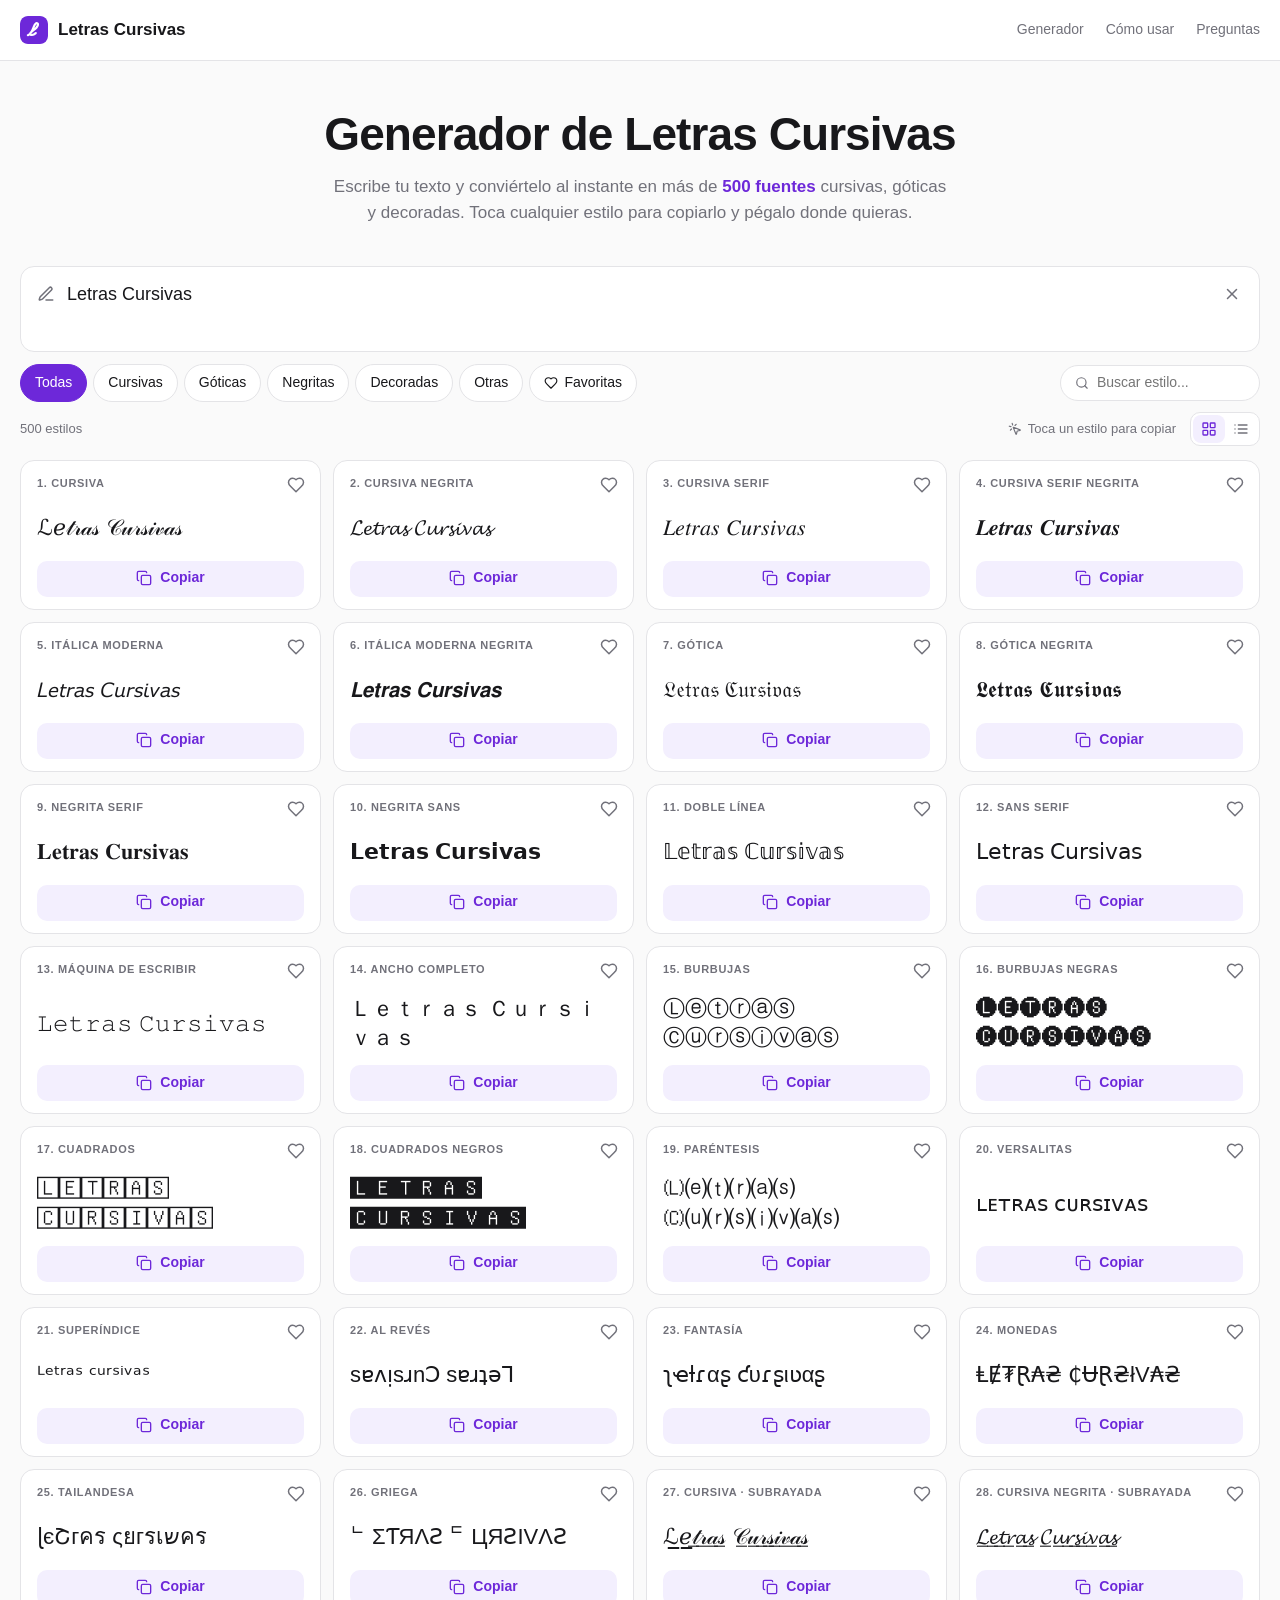
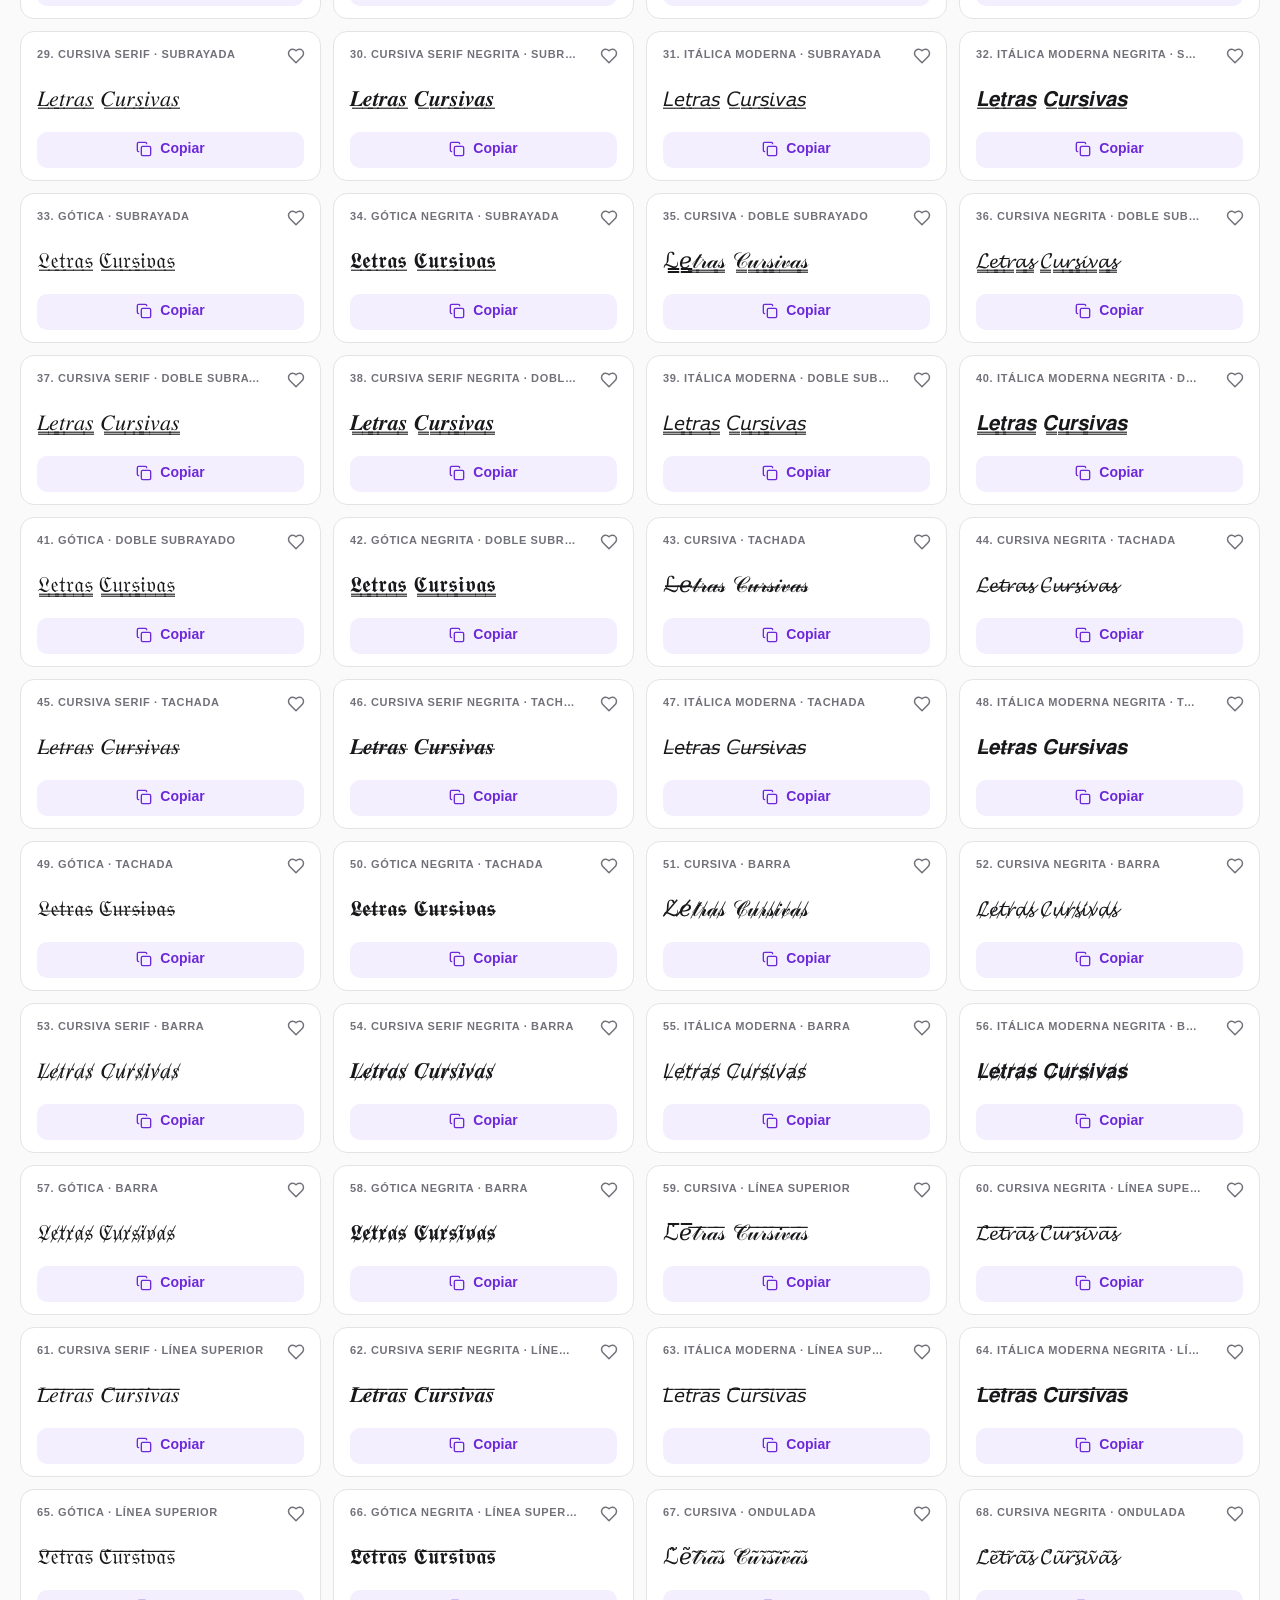
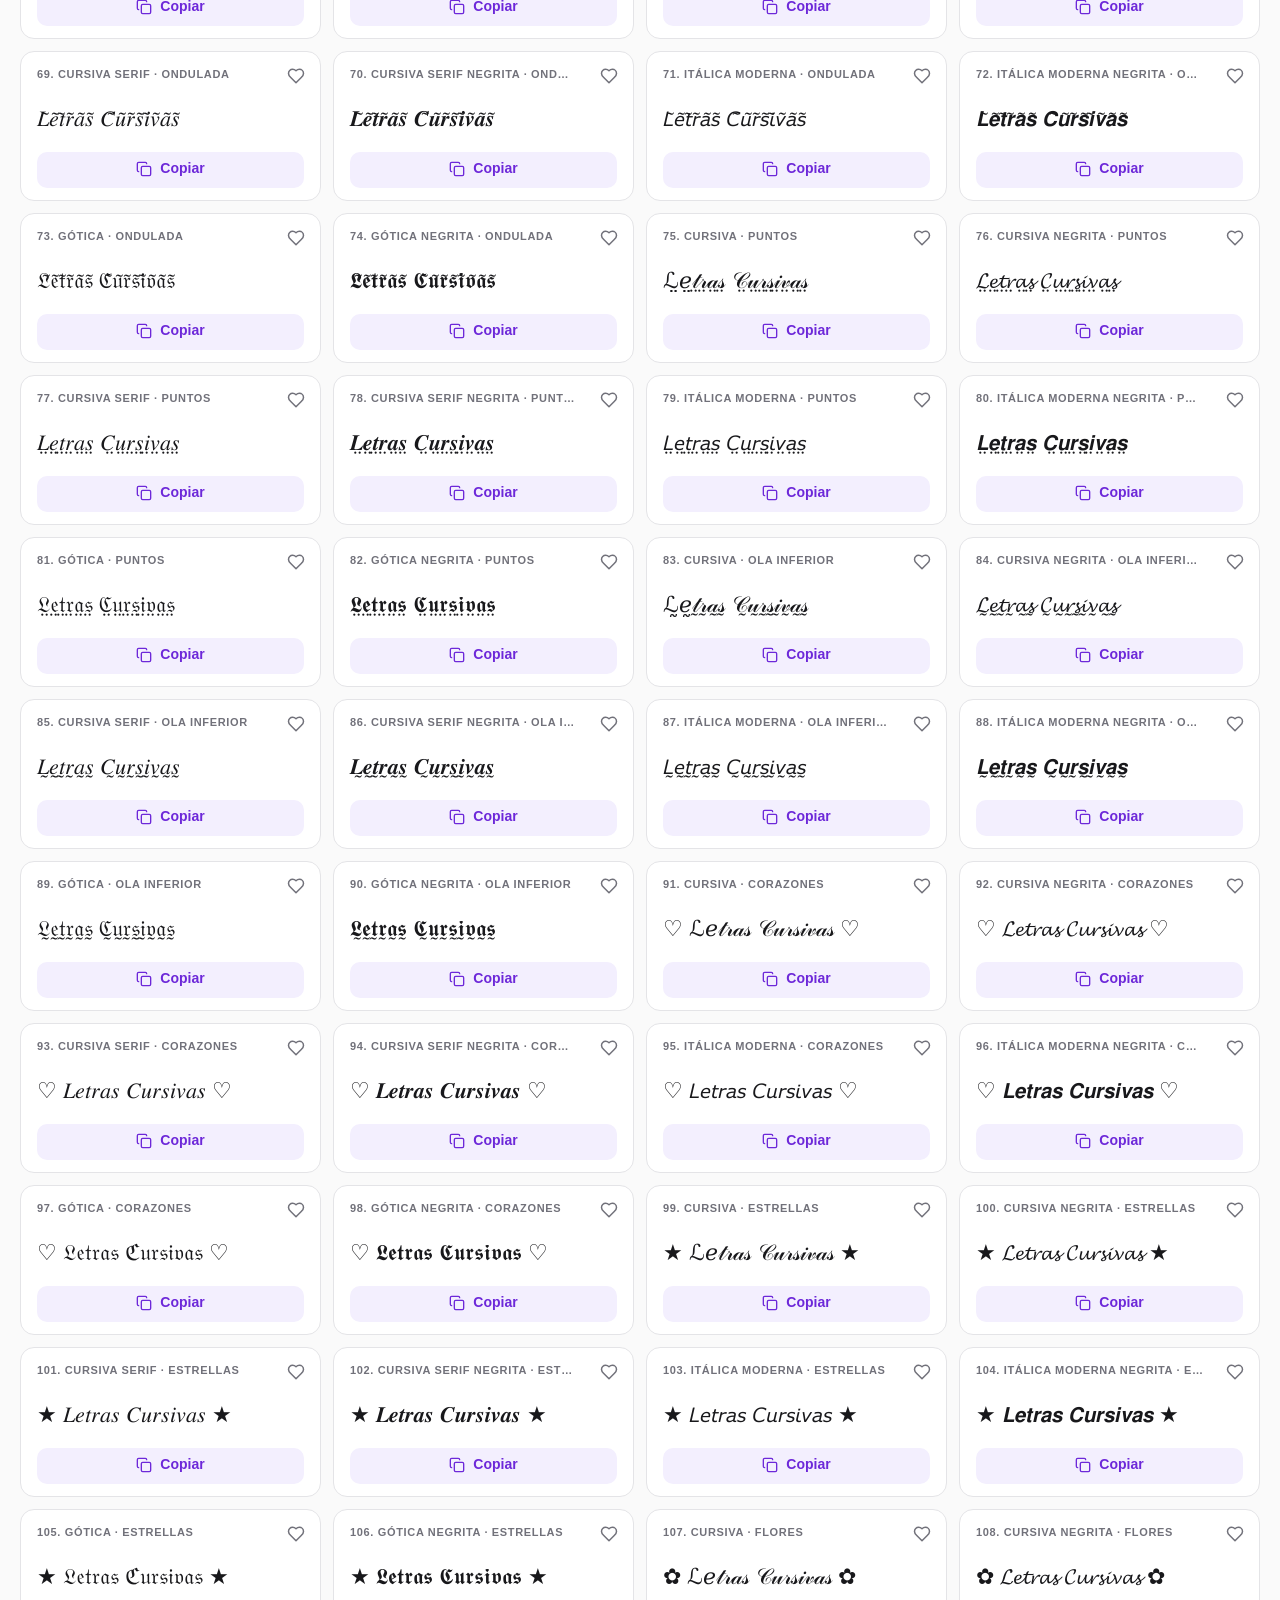
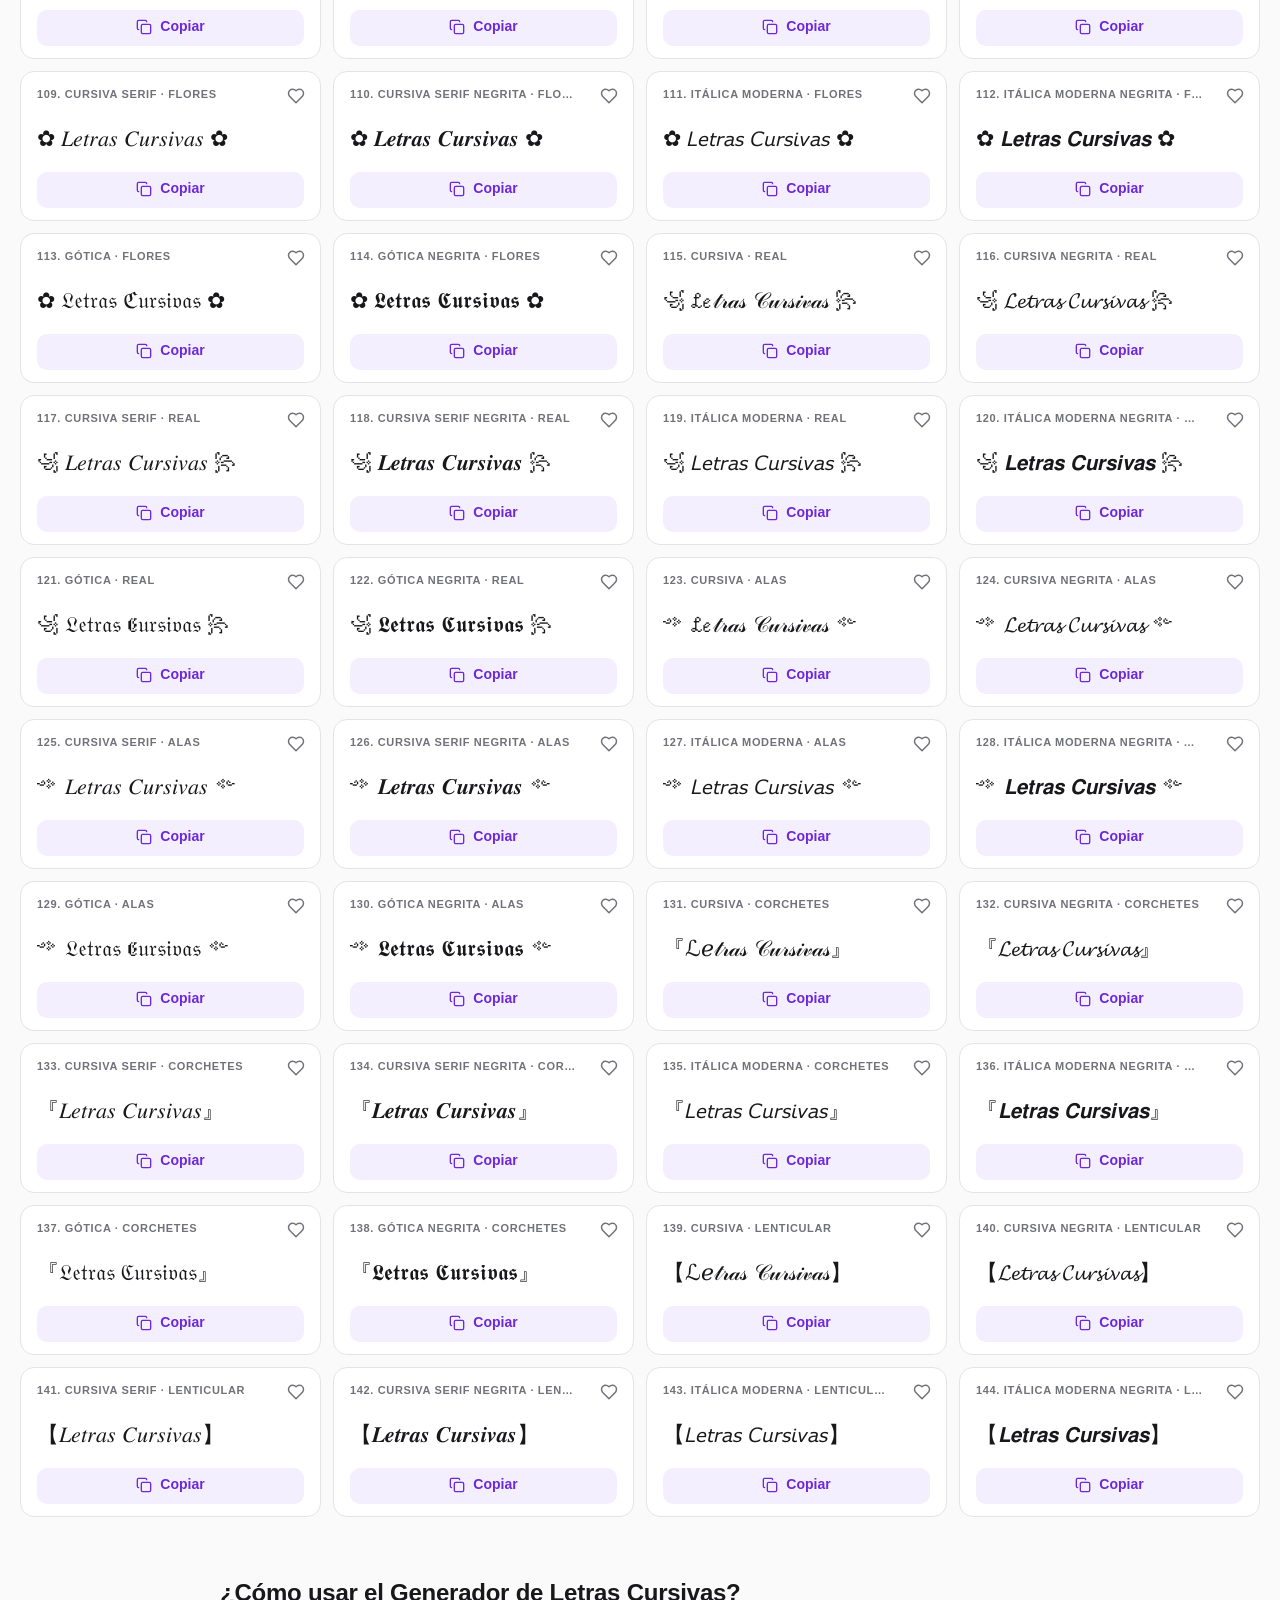
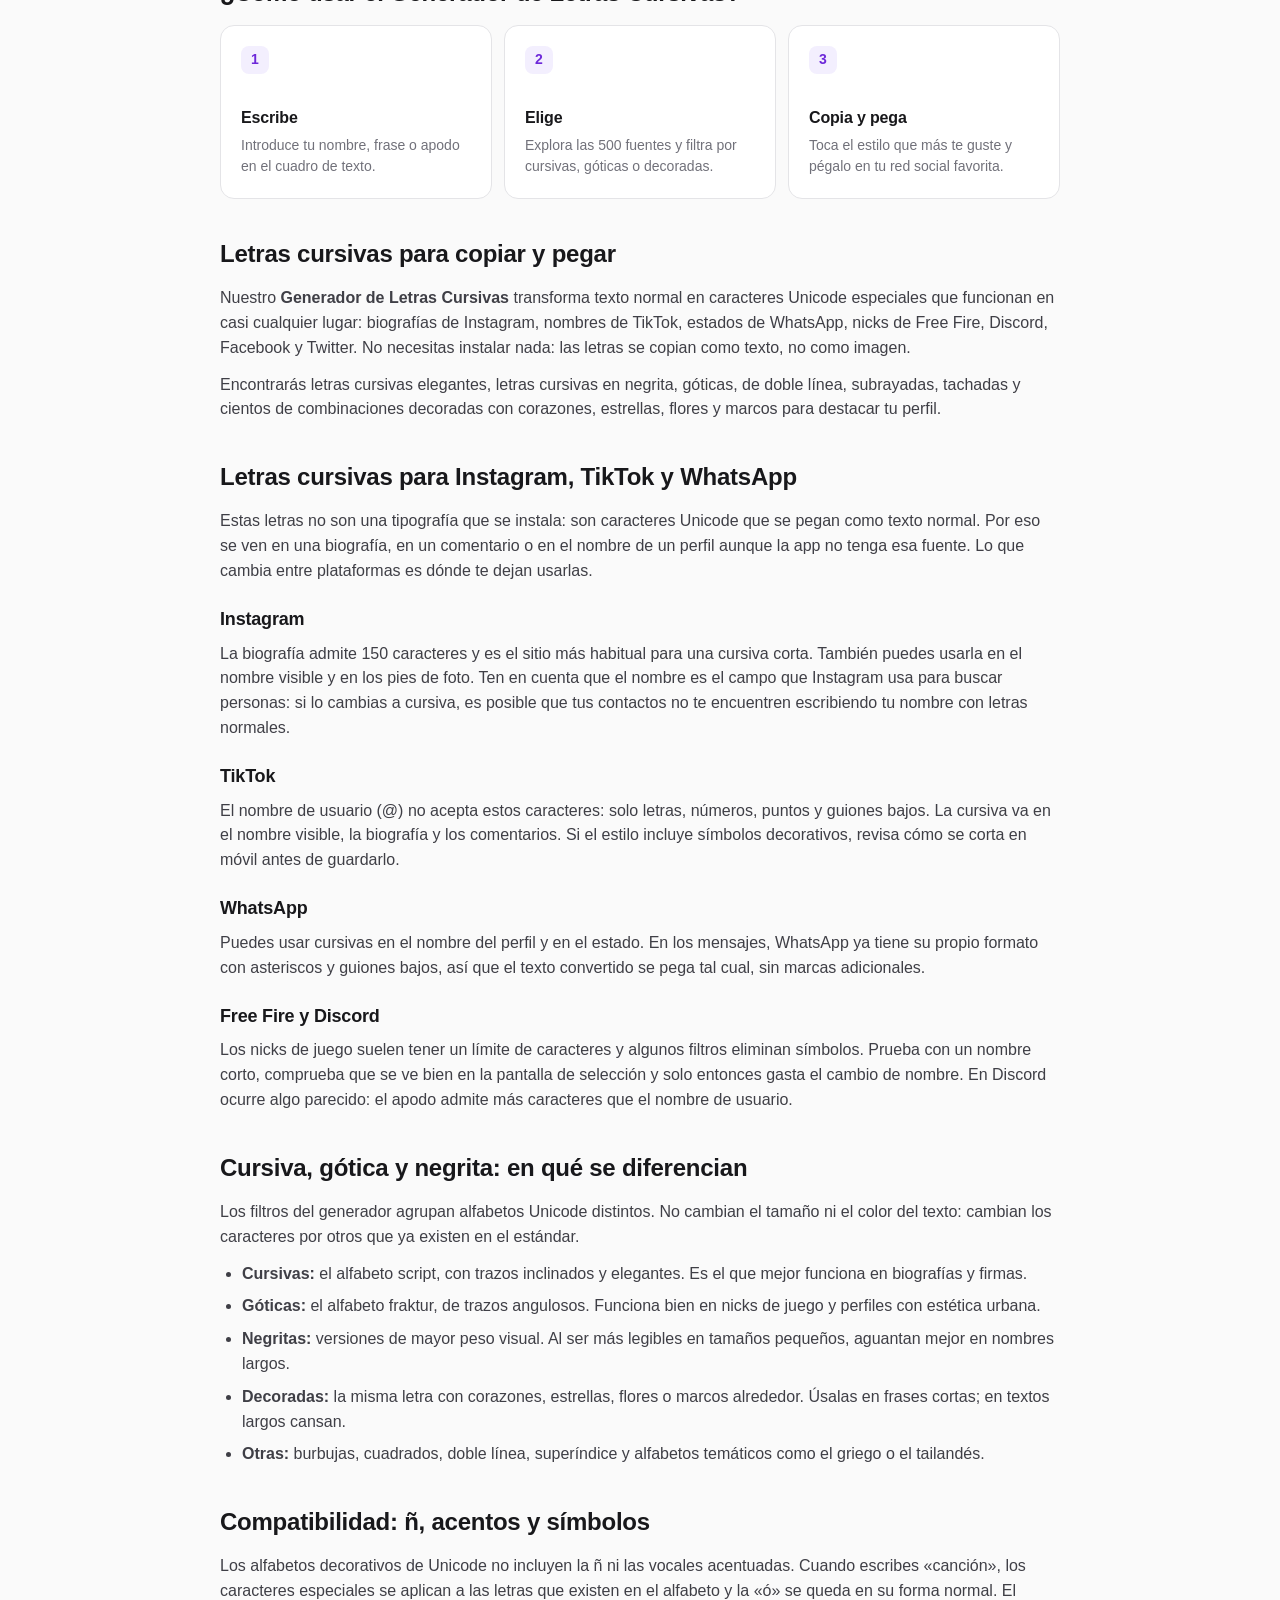
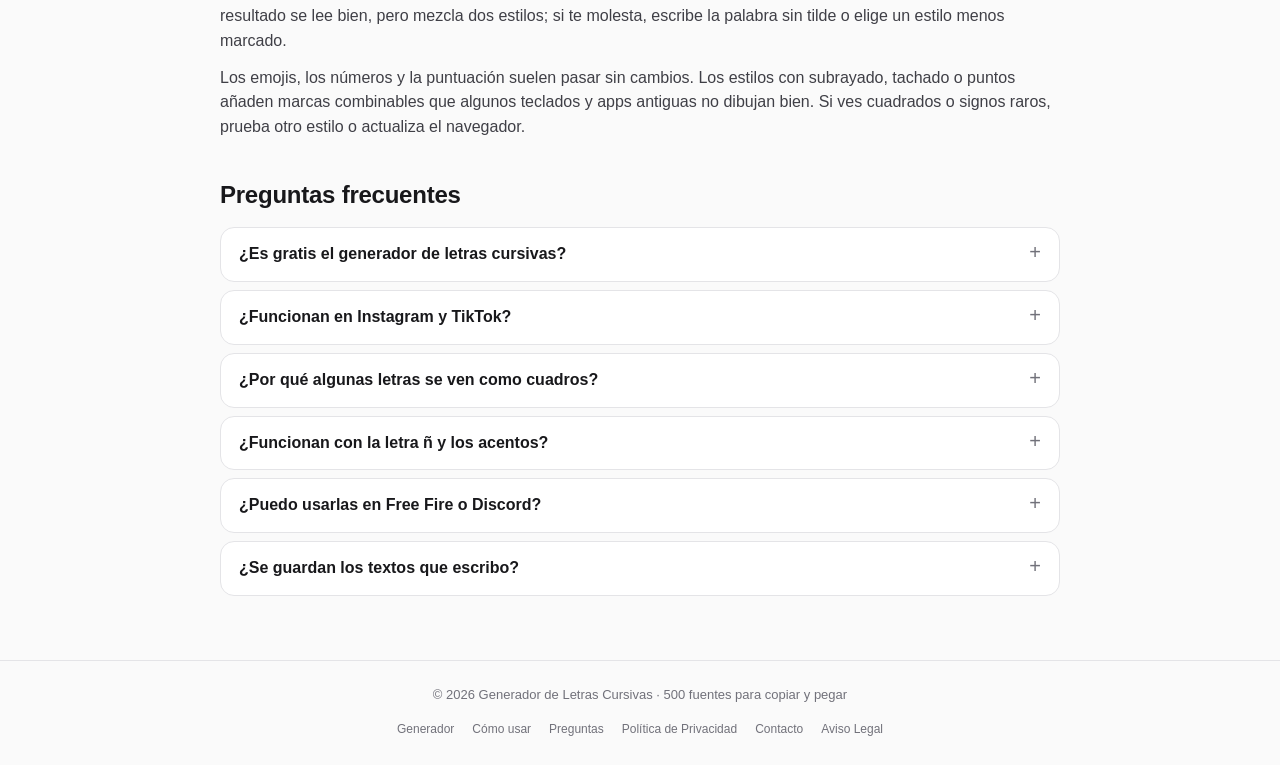
<file: index.html>
<!DOCTYPE html>
<html lang="es">
<head>
<meta charset="UTF-8">
<meta name="viewport" content="width=device-width, initial-scale=1.0">
<title>Generador de Letras Cursivas – 500 Fuentes para Copiar y Pegar</title>
<meta name="description" content="Generador de letras cursivas gratis con más de 500 fuentes para copiar y pegar en Instagram, TikTok, WhatsApp y Free Fire.">
<meta name="keywords" content="generador de letras cursivas, letras cursivas, letras bonitas, letras para copiar y pegar, fuentes cursivas">
<meta name="theme-color" content="#6d28d9">
<link rel="canonical" href="https://letrascursivas.es/">
<!-- Verificación de Google Search Console: pega aquí la etiqueta que te da Search Console. -->
<meta name="robots" content="index, follow, max-snippet:-1, max-image-preview:large">
<!-- OG tags for social sharing -->
<meta property="og:title" content="Generador de Letras Cursivas – 500 Fuentes para Copiar y Pegar">
<meta property="og:description" content="Generador de letras cursivas gratis con más de 500 fuentes para copiar y pegar en Instagram, TikTok, WhatsApp y Free Fire.">
<meta property="og:type" content="website">
<meta property="og:url" content="https://letrascursivas.es/">
<meta property="og:image" content="https://letrascursivas.es/og-image.png">
<meta property="og:image:type" content="image/png">
<meta property="og:image:width" content="1200">
<meta property="og:image:height" content="630">
<meta property="og:image:alt" content="Generador de Letras Cursivas: 500 fuentes para copiar y pegar">
<meta property="og:locale" content="es_ES">
<meta property="og:site_name" content="Letras Cursivas">
<!-- Twitter Card tags -->
<meta name="twitter:card" content="summary_large_image">
<meta name="twitter:title" content="Generador de Letras Cursivas – 500 Fuentes para Copiar y Pegar">
<meta name="twitter:description" content="Generador de letras cursivas gratis con más de 500 fuentes para copiar y pegar en Instagram, TikTok, WhatsApp y Free Fire.">
<meta name="twitter:image" content="https://letrascursivas.es/og-image.png">
<meta name="twitter:image:alt" content="Generador de Letras Cursivas: 500 fuentes para copiar y pegar">
<link rel="icon" href="icon.svg" type="image/svg+xml">
<link rel="icon" href="icons/icon-192.png" type="image/png" sizes="192x192">
<link rel="apple-touch-icon" href="icons/apple-touch-icon-180.png">
<link rel="manifest" href="manifest.json">
<link rel="stylesheet" href="styles.css">
<!-- JSON-LD Schema Markup -->
<script type="application/ld+json">
{
  "@context": "https://schema.org",
  "@graph": [
    {
      "@type": "WebSite",
      "@id": "https://letrascursivas.es/#website",
      "url": "https://letrascursivas.es/",
      "name": "Letras Cursivas",
      "description": "Generador de letras cursivas gratis con más de 500 fuentes para copiar y pegar.",
      "inLanguage": "es",
      "publisher": { "@id": "https://letrascursivas.es/#organization" }
    },
    {
      "@type": "Organization",
      "@id": "https://letrascursivas.es/#organization",
      "name": "Letras Cursivas",
      "url": "https://letrascursivas.es/",
      "logo": {
        "@type": "ImageObject",
        "url": "https://letrascursivas.es/icons/icon-512.png",
        "width": 512,
        "height": 512
      },
      "email": "hola@letrascursivas.es"
    },
    {
      "@type": "WebApplication",
      "@id": "https://letrascursivas.es/#app",
      "name": "Generador de Letras Cursivas",
      "description": "Generador de letras cursivas gratis con más de 500 fuentes para copiar y pegar en Instagram, TikTok, WhatsApp y Free Fire.",
      "url": "https://letrascursivas.es/",
      "operatingSystem": "Any",
      "applicationCategory": "UtilitiesApplication",
      "browserRequirements": "Requires JavaScript",
      "inLanguage": "es",
      "isAccessibleForFree": true,
      "creator": { "@id": "https://letrascursivas.es/#organization" },
      "publisher": { "@id": "https://letrascursivas.es/#organization" },
      "offers": {
        "@type": "Offer",
        "price": "0",
        "priceCurrency": "EUR"
      }
    },
    {
      "@type": "FAQPage",
      "@id": "https://letrascursivas.es/#faq",
      "mainEntity": [
        {
          "@type": "Question",
          "name": "¿Es gratis el generador de letras cursivas?",
          "acceptedAnswer": {
            "@type": "Answer",
            "text": "Sí. Es completamente gratis, no requiere registro y puedes usarlo todas las veces que quieras."
          }
        },
        {
          "@type": "Question",
          "name": "¿Funcionan en Instagram y TikTok?",
          "acceptedAnswer": {
            "@type": "Answer",
            "text": "Sí. Son caracteres Unicode, así que puedes pegarlos en la mayoría de apps y redes sociales. En TikTok, el nombre de usuario (@) solo admite letras, números y guiones bajos; usa la cursiva en el nombre visible y en la biografía."
          }
        },
        {
          "@type": "Question",
          "name": "¿Por qué algunas letras se ven como cuadros?",
          "acceptedAnswer": {
            "@type": "Answer",
            "text": "Algunos dispositivos antiguos no incluyen todos los símbolos Unicode. Prueba otro estilo o actualiza el sistema y el navegador."
          }
        },
        {
          "@type": "Question",
          "name": "¿Funcionan con la letra ñ y los acentos?",
          "acceptedAnswer": {
            "@type": "Answer",
            "text": "Los alfabetos especiales no incluyen la ñ ni las vocales acentuadas, así que esos caracteres se mantienen en su forma normal. El texto sigue siendo legible, pero mezcla dos estilos."
          }
        },
        {
          "@type": "Question",
          "name": "¿Puedo usarlas en Free Fire o Discord?",
          "acceptedAnswer": {
            "@type": "Answer",
            "text": "Sí, aunque los nicks suelen tener un límite de caracteres y algunos filtros eliminan símbolos. Prueba primero con un nombre corto y revisa cómo se ve antes de guardarlo."
          }
        },
        {
          "@type": "Question",
          "name": "¿Se guardan los textos que escribo?",
          "acceptedAnswer": {
            "@type": "Answer",
            "text": "No. La conversión ocurre en tu navegador y no enviamos ni almacenamos el texto. Solo se guardan tus estilos favoritos en el almacenamiento local del dispositivo."
          }
        }
      ]
    }
  ]
}
</script>
<!-- /JSON-LD Schema Markup -->
</head>
<body>
<header class="topbar">
  <div class="wrap wide topbar-inner">
    <a href="/" class="brand" aria-label="Inicio"><img src="icon.svg" alt="" width="28" height="28"><span>Letras Cursivas</span></a>
    <nav class="nav">
      <a href="#generador">Generador</a>
      <a href="#como-usar">Cómo usar</a>
      <a href="#faq">Preguntas</a>
    </nav>
  </div>
</header>

<main>
  <section class="hero wrap">
    <h1>Generador de Letras Cursivas</h1>
    <p class="lead">Escribe tu texto y conviértelo al instante en más de <strong>500 fuentes</strong> cursivas, góticas y decoradas. Toca cualquier estilo para copiarlo y pégalo donde quieras.</p>
  </section>

  <section id="generador" class="wrap wide">
    <div class="composer">
      <div class="input-wrap">
        <i data-lucide="pen-line" class="input-icon"></i>
        <textarea id="input" rows="2" maxlength="300" placeholder="Escribe tu texto aquí...">Letras Cursivas</textarea>
        <button id="clearBtn" class="icon-btn" title="Borrar texto" aria-label="Borrar texto"><i data-lucide="x"></i></button>
      </div>
      <div class="toolbar">
        <div class="chips" id="chips">
          <button class="chip active" data-cat="todas">Todas</button>
          <button class="chip" data-cat="cursiva">Cursivas</button>
          <button class="chip" data-cat="gotica">Góticas</button>
          <button class="chip" data-cat="negrita">Negritas</button>
          <button class="chip" data-cat="decorada">Decoradas</button>
          <button class="chip" data-cat="otras">Otras</button>
          <button class="chip" data-cat="favoritas"><i data-lucide="heart"></i>Favoritas</button>
        </div>
        <div class="search">
          <i data-lucide="search"></i>
          <input id="search" type="text" placeholder="Buscar estilo...">
        </div>
      </div>
      <div class="meta">
        <span id="count">500 estilos</span>
        <div class="meta-right">
          <span class="hint"><i data-lucide="mouse-pointer-click"></i>Toca un estilo para copiar</span>
          <div class="view-toggle" role="group" aria-label="Vista">
            <button class="vt active" data-view="grid" title="Cuadrícula" aria-label="Vista cuadrícula"><i data-lucide="layout-grid"></i></button>
            <button class="vt" data-view="list" title="Lista" aria-label="Vista lista"><i data-lucide="list"></i></button>
          </div>
        </div>
      </div>
    </div>

    <noscript>
      <p class="noscript">El generador necesita JavaScript para mostrar las 500 fuentes. Actívalo en tu navegador y recarga la página; mientras tanto, puedes leer las explicaciones y las preguntas frecuentes de más abajo.</p>
    </noscript>
    <div id="list" class="list grid"></div>
    <div id="empty" class="empty hidden">
      <i data-lucide="search-x"></i>
      <p>No hay estilos que coincidan.</p>
    </div>
    <div id="sentinel" class="sentinel"></div>
  </section>

  <section id="como-usar" class="wrap content">
    <h2>¿Cómo usar el Generador de Letras Cursivas?</h2>
    <div class="steps">
      <div class="step"><span class="num">1</span><h3>Escribe</h3><p>Introduce tu nombre, frase o apodo en el cuadro de texto.</p></div>
      <div class="step"><span class="num">2</span><h3>Elige</h3><p>Explora las 500 fuentes y filtra por cursivas, góticas o decoradas.</p></div>
      <div class="step"><span class="num">3</span><h3>Copia y pega</h3><p>Toca el estilo que más te guste y pégalo en tu red social favorita.</p></div>
    </div>

    <h2>Letras cursivas para copiar y pegar</h2>
    <p>Nuestro <strong>Generador de Letras Cursivas</strong> transforma texto normal en caracteres Unicode especiales que funcionan en casi cualquier lugar: biografías de Instagram, nombres de TikTok, estados de WhatsApp, nicks de Free Fire, Discord, Facebook y Twitter. No necesitas instalar nada: las letras se copian como texto, no como imagen.</p>
    <p>Encontrarás letras cursivas elegantes, letras cursivas en negrita, góticas, de doble línea, subrayadas, tachadas y cientos de combinaciones decoradas con corazones, estrellas, flores y marcos para destacar tu perfil.</p>

    <h2 id="redes">Letras cursivas para Instagram, TikTok y WhatsApp</h2>
    <p>Estas letras no son una tipografía que se instala: son caracteres Unicode que se pegan como texto normal. Por eso se ven en una biografía, en un comentario o en el nombre de un perfil aunque la app no tenga esa fuente. Lo que cambia entre plataformas es dónde te dejan usarlas.</p>

    <h3>Instagram</h3>
    <p>La biografía admite 150 caracteres y es el sitio más habitual para una cursiva corta. También puedes usarla en el nombre visible y en los pies de foto. Ten en cuenta que el nombre es el campo que Instagram usa para buscar personas: si lo cambias a cursiva, es posible que tus contactos no te encuentren escribiendo tu nombre con letras normales.</p>

    <h3>TikTok</h3>
    <p>El nombre de usuario (@) no acepta estos caracteres: solo letras, números, puntos y guiones bajos. La cursiva va en el nombre visible, la biografía y los comentarios. Si el estilo incluye símbolos decorativos, revisa cómo se corta en móvil antes de guardarlo.</p>

    <h3>WhatsApp</h3>
    <p>Puedes usar cursivas en el nombre del perfil y en el estado. En los mensajes, WhatsApp ya tiene su propio formato con asteriscos y guiones bajos, así que el texto convertido se pega tal cual, sin marcas adicionales.</p>

    <h3>Free Fire y Discord</h3>
    <p>Los nicks de juego suelen tener un límite de caracteres y algunos filtros eliminan símbolos. Prueba con un nombre corto, comprueba que se ve bien en la pantalla de selección y solo entonces gasta el cambio de nombre. En Discord ocurre algo parecido: el apodo admite más caracteres que el nombre de usuario.</p>

    <h2 id="tipos">Cursiva, gótica y negrita: en qué se diferencian</h2>
    <p>Los filtros del generador agrupan alfabetos Unicode distintos. No cambian el tamaño ni el color del texto: cambian los caracteres por otros que ya existen en el estándar.</p>
    <ul>
      <li><strong>Cursivas:</strong> el alfabeto script, con trazos inclinados y elegantes. Es el que mejor funciona en biografías y firmas.</li>
      <li><strong>Góticas:</strong> el alfabeto fraktur, de trazos angulosos. Funciona bien en nicks de juego y perfiles con estética urbana.</li>
      <li><strong>Negritas:</strong> versiones de mayor peso visual. Al ser más legibles en tamaños pequeños, aguantan mejor en nombres largos.</li>
      <li><strong>Decoradas:</strong> la misma letra con corazones, estrellas, flores o marcos alrededor. Úsalas en frases cortas; en textos largos cansan.</li>
      <li><strong>Otras:</strong> burbujas, cuadrados, doble línea, superíndice y alfabetos temáticos como el griego o el tailandés.</li>
    </ul>

    <h2 id="compatibilidad">Compatibilidad: ñ, acentos y símbolos</h2>
    <p>Los alfabetos decorativos de Unicode no incluyen la ñ ni las vocales acentuadas. Cuando escribes «canción», los caracteres especiales se aplican a las letras que existen en el alfabeto y la «ó» se queda en su forma normal. El resultado se lee bien, pero mezcla dos estilos; si te molesta, escribe la palabra sin tilde o elige un estilo menos marcado.</p>
    <p>Los emojis, los números y la puntuación suelen pasar sin cambios. Los estilos con subrayado, tachado o puntos añaden marcas combinables que algunos teclados y apps antiguas no dibujan bien. Si ves cuadrados o signos raros, prueba otro estilo o actualiza el navegador.</p>

    <h2 id="faq">Preguntas frecuentes</h2>
    <details>
      <summary>¿Es gratis el generador de letras cursivas?</summary>
      <p>Sí. Es completamente gratis, no requiere registro y puedes usarlo todas las veces que quieras.</p>
    </details>
    <details>
      <summary>¿Funcionan en Instagram y TikTok?</summary>
      <p>Sí. Son caracteres Unicode, así que puedes pegarlos en la mayoría de apps y redes sociales. En TikTok, el nombre de usuario (@) solo admite letras, números y guiones bajos; usa la cursiva en el nombre visible y en la biografía.</p>
    </details>
    <details>
      <summary>¿Por qué algunas letras se ven como cuadros?</summary>
      <p>Algunos dispositivos antiguos no incluyen todos los símbolos Unicode. Prueba otro estilo o actualiza el sistema y el navegador.</p>
    </details>
    <details>
      <summary>¿Funcionan con la letra ñ y los acentos?</summary>
      <p>Los alfabetos especiales no incluyen la ñ ni las vocales acentuadas, así que esos caracteres se mantienen en su forma normal. El texto sigue siendo legible, pero mezcla dos estilos.</p>
    </details>
    <details>
      <summary>¿Puedo usarlas en Free Fire o Discord?</summary>
      <p>Sí, aunque los nicks suelen tener un límite de caracteres y algunos filtros eliminan símbolos. Prueba primero con un nombre corto y revisa cómo se ve antes de guardarlo.</p>
    </details>
    <details>
      <summary>¿Se guardan los textos que escribo?</summary>
      <p>No. La conversión ocurre en tu navegador y no enviamos ni almacenamos el texto. Solo se guardan tus estilos favoritos en el almacenamiento local del dispositivo. Puedes leer más en la <a href="privacy.html">política de privacidad</a>.</p>
    </details>
  </section>
</main>

<footer class="footer">
  <div class="wrap">
    © <span id="year"></span> Generador de Letras Cursivas · 500 fuentes para copiar y pegar
    <div class="footer-links">
      <a href="/#generador">Generador</a>
      <a href="/#como-usar">Cómo usar</a>
      <a href="/#faq">Preguntas</a>
      <a href="privacy.html">Política de Privacidad</a>
      <a href="contact.html">Contacto</a>
      <a href="disclaimer.html">Aviso Legal</a>
    </div>
  </div>
</footer>

<div id="toast" class="toast"><i data-lucide="check"></i><span>¡Copiado!</span></div>

<script type="module" src="app.js"></script>
</body>
</html>
</file>
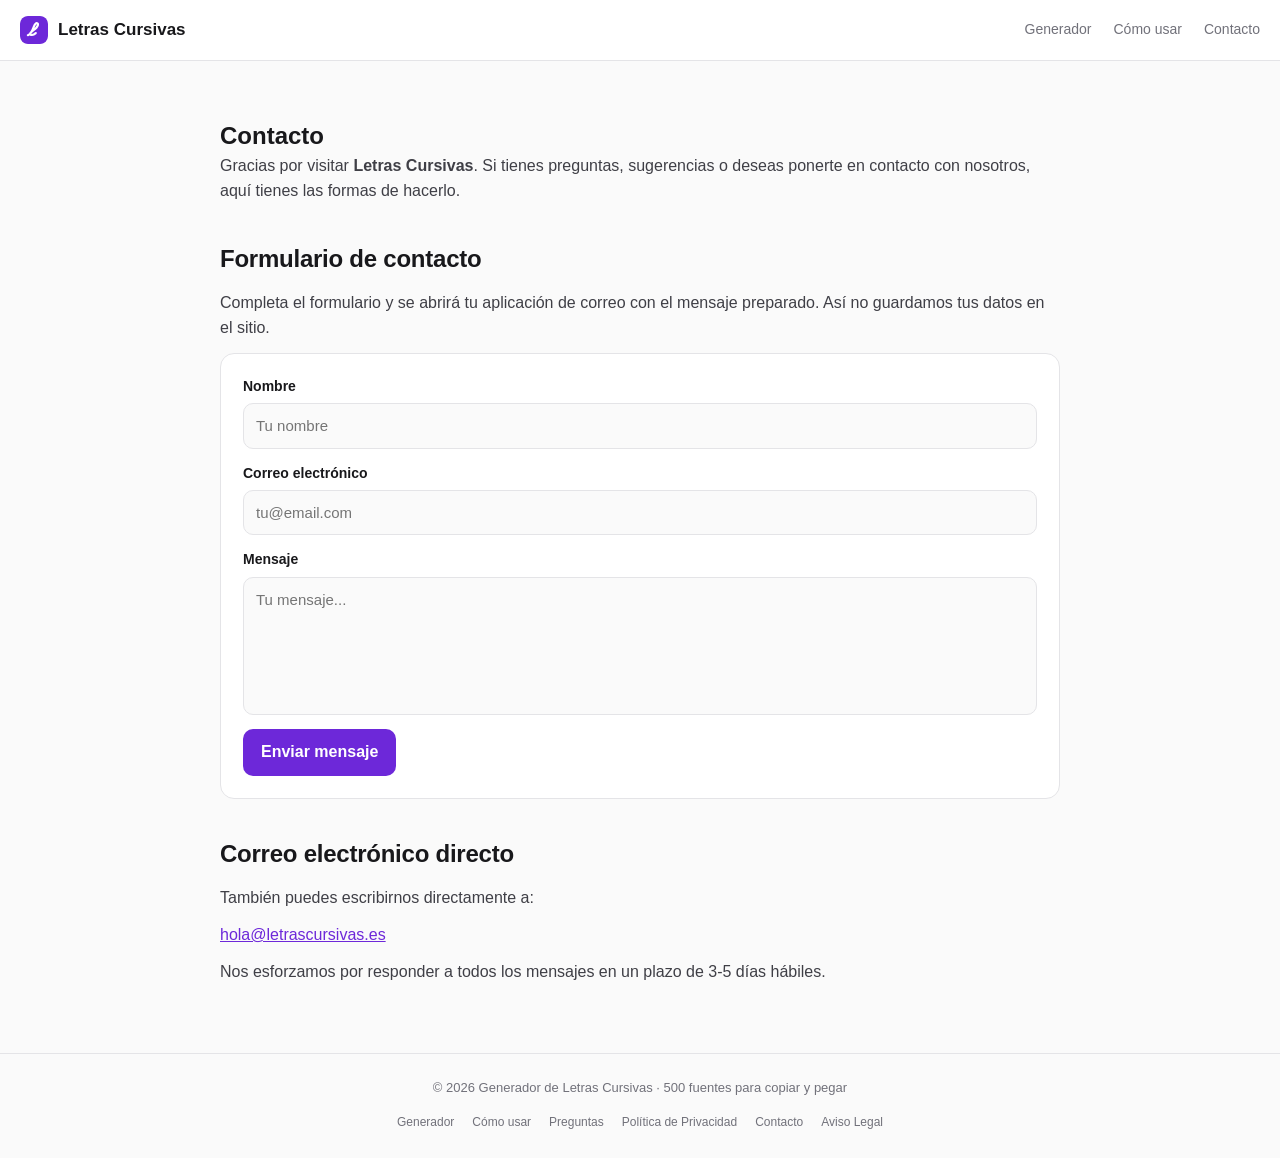
<file: contact.html>
<!DOCTYPE html>
<html lang="es">
<head>
<meta charset="UTF-8">
<meta name="viewport" content="width=device-width, initial-scale=1.0">
<title>Contacto – Letras Cursivas</title>
<meta name="description" content="Contacta con el equipo de Letras Cursivas. Formulario de consulta o correo electrónico para preguntas sobre el generador de fuentes.">
<meta name="theme-color" content="#6d28d9">
<link rel="canonical" href="https://letrascursivas.es/contact.html">
<meta property="og:title" content="Contacto – Letras Cursivas">
<meta property="og:description" content="Contacta con el equipo de Letras Cursivas. Formulario de consulta o correo electrónico para preguntas sobre el generador de fuentes.">
<meta property="og:type" content="website">
<meta property="og:url" content="https://letrascursivas.es/contact.html">
<meta property="og:image" content="https://letrascursivas.es/og-image.png">
<meta name="twitter:card" content="summary_large_image">
<link rel="icon" href="icon.svg" type="image/svg+xml">
<link rel="icon" href="icons/icon-192.png" type="image/png" sizes="192x192">
<link rel="apple-touch-icon" href="icons/apple-touch-icon-180.png">
<link rel="manifest" href="manifest.json">
<link rel="stylesheet" href="styles.css">
<!-- JSON-LD Schema Markup -->
<script type="application/ld+json">
{
  "@context": "https://schema.org",
  "@type": "ContactPage",
  "name": "Contacto - Letras Cursivas",
  "description": "Formulario de contacto para el generador de letras cursivas. Preguntas y sugerencias sobre el servicio.",
  "url": "https://letrascursivas.es/contact.html",
  "inLanguage": "es",
  "isPartOf": { "@id": "https://letrascursivas.es/#website" },
  "mainEntity": {
    "@type": "Organization",
    "name": "Letras Cursivas",
    "url": "https://letrascursivas.es/",
    "email": "hola@letrascursivas.es",
    "contactPoint": {
      "@type": "ContactPoint",
      "email": "hola@letrascursivas.es",
      "contactType": "customer support",
      "availableLanguage": "es"
    }
  }
}
</script>
<!-- /JSON-LD Schema Markup -->
</head>
<body>

<header class="topbar">
  <div class="wrap wide topbar-inner">
    <a href="/" class="brand" aria-label="Inicio"><img src="icon.svg" alt="" width="28" height="28"><span>Letras Cursivas</span></a>
    <nav class="nav">
      <a href="/">Generador</a>
      <a href="/#como-usar">Cómo usar</a>
      <a href="contact.html">Contacto</a>
    </nav>
  </div>
</header>

<main>
  <section class="wrap content">
    <h1>Contacto</h1>

    <p>Gracias por visitar <strong>Letras Cursivas</strong>. Si tienes preguntas, sugerencias o deseas ponerte en contacto con nosotros, aquí tienes las formas de hacerlo.</p>

    <h2>Formulario de contacto</h2>
    <p>Completa el formulario y se abrirá tu aplicación de correo con el mensaje preparado. Así no guardamos tus datos en el sitio.</p>

    <form class="contact-form" id="contactForm" action="mailto:hola@letrascursivas.es" method="post" enctype="text/plain">
      <div class="form-group">
        <label for="name">Nombre</label>
        <input type="text" id="name" name="name" placeholder="Tu nombre" autocomplete="name" required>
      </div>
      <div class="form-group">
        <label for="email">Correo electrónico</label>
        <input type="email" id="email" name="email" placeholder="tu@email.com" autocomplete="email" required>
      </div>
      <div class="form-group">
        <label for="message">Mensaje</label>
        <textarea id="message" name="message" rows="5" placeholder="Tu mensaje..." required></textarea>
      </div>
      <button type="submit" class="btn-primary">Enviar mensaje</button>
    </form>

    <h2>Correo electrónico directo</h2>
    <p>También puedes escribirnos directamente a:</p>
    <p><a href="mailto:hola@letrascursivas.es">hola@letrascursivas.es</a></p>

    <p>Nos esforzamos por responder a todos los mensajes en un plazo de 3-5 días hábiles.</p>
  </section>
</main>

<footer class="footer">
  <div class="wrap">
    © <span id="year"></span> Generador de Letras Cursivas · 500 fuentes para copiar y pegar
    <div class="footer-links">
      <a href="/#generador">Generador</a>
      <a href="/#como-usar">Cómo usar</a>
      <a href="/#faq">Preguntas</a>
      <a href="privacy.html">Política de Privacidad</a>
      <a href="contact.html">Contacto</a>
      <a href="disclaimer.html">Aviso Legal</a>
    </div>
  </div>
</footer>

<div id="toast" class="toast"><i data-lucide="check"></i><span>¡Copiado!</span></div>

<script type="module" src="app.js"></script>
</body>
</html>
</file>
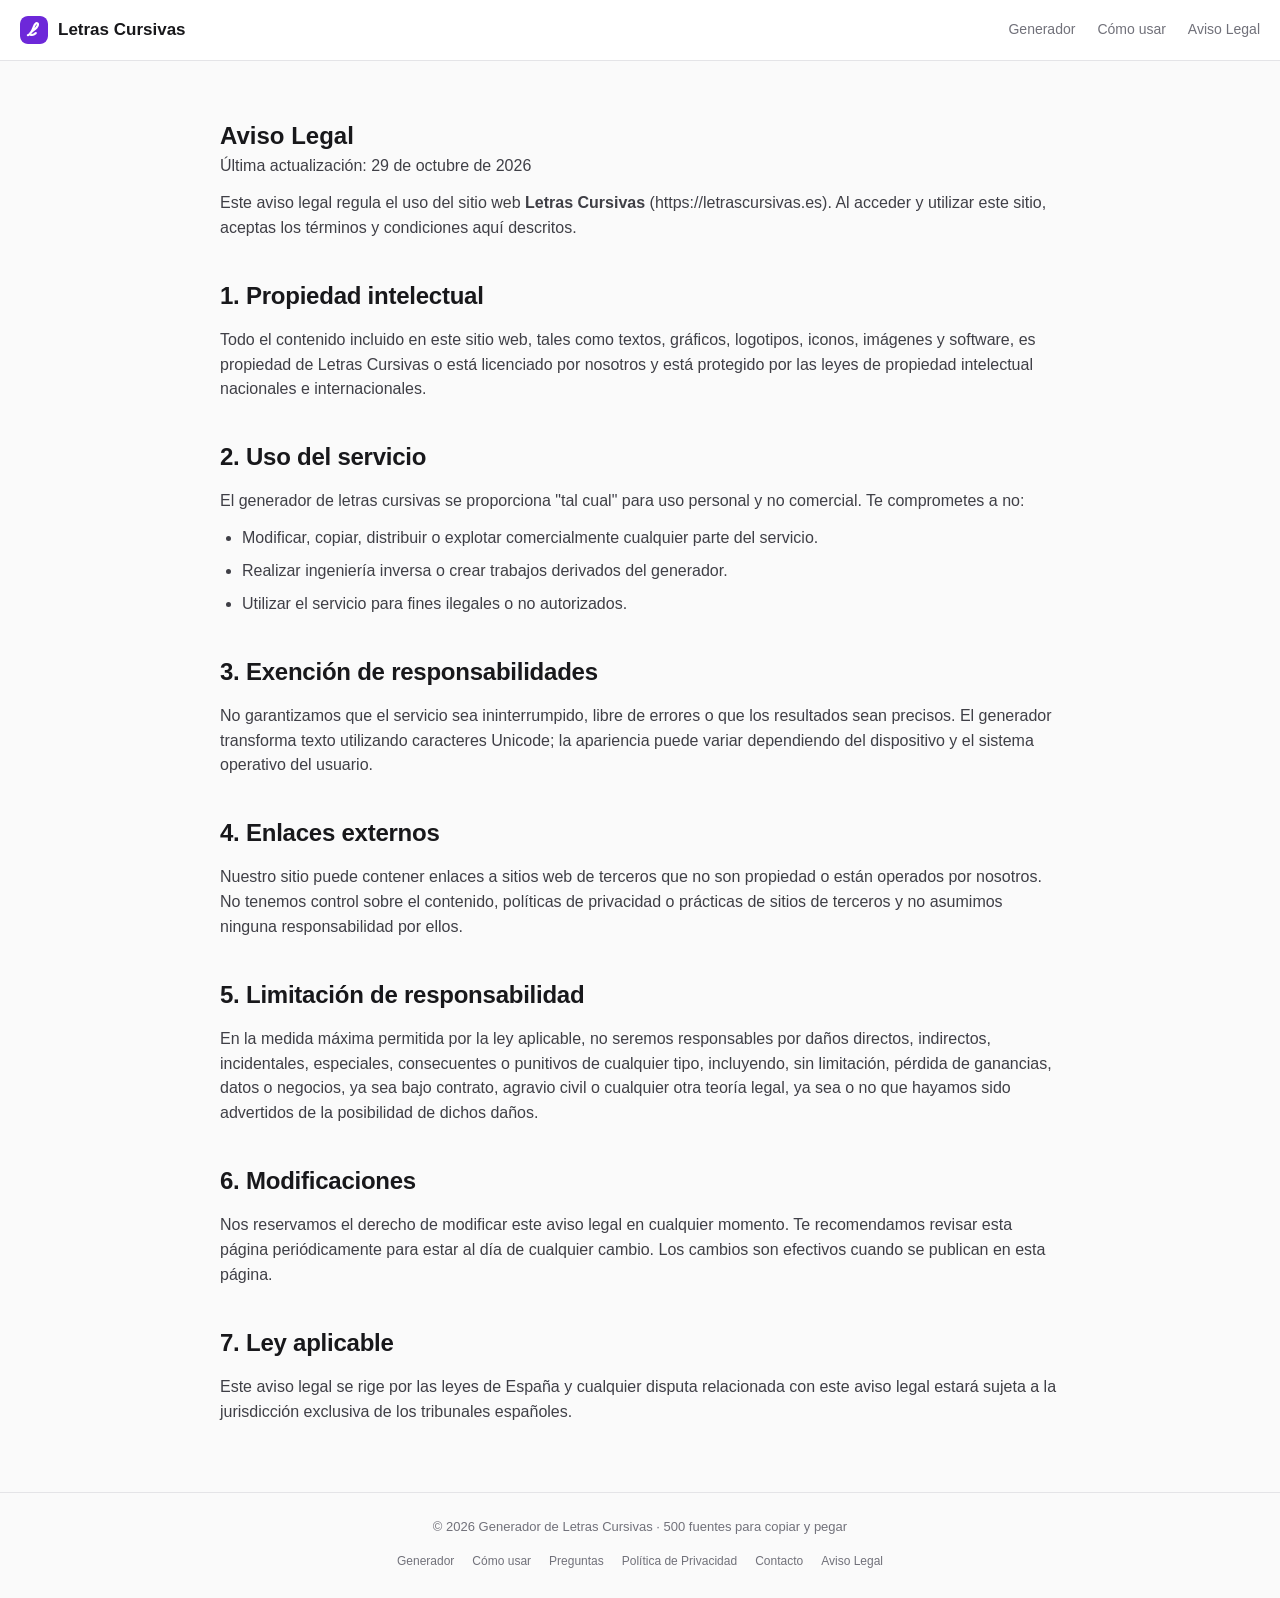
<file: disclaimer.html>
<!DOCTYPE html>
<html lang="es">
<head>
<meta charset="UTF-8">
<meta name="viewport" content="width=device-width, initial-scale=1.0">
<title>Aviso Legal – Letras Cursivas</title>
<meta name="description" content="Aviso legal del generador de letras cursivas letrascursivas.es. Información sobre el uso del servicio y responsabilidades.">
<meta name="theme-color" content="#6d28d9">
<link rel="canonical" href="https://letrascursivas.es/disclaimer.html">
<link rel="icon" href="icon.svg" type="image/svg+xml">
<link rel="icon" href="icons/icon-192.png" type="image/png" sizes="192x192">
<link rel="apple-touch-icon" href="icons/apple-touch-icon-180.png">
<link rel="manifest" href="manifest.json">
<link rel="stylesheet" href="styles.css">
<!-- JSON-LD Schema Markup -->
<script type="application/ld+json">
{
  "@context": "https://schema.org",
  "@type": "WebPage",
  "name": "Aviso Legal - Letras Cursivas",
  "description": "Aviso legal del generador de letras cursivas. Términos y condiciones de uso del servicio.",
  "url": "https://letrascursivas.es/disclaimer.html",
  "inLanguage": "es",
  "isPartOf": { "@id": "https://letrascursivas.es/#website" },
  "datePublished": "2026-10-24",
  "dateModified": "2026-10-29",
  "publisher": {
    "@type": "Organization",
    "name": "Letras Cursivas",
    "url": "https://letrascursivas.es/"
  }
}
</script>
<!-- /JSON-LD Schema Markup -->
</head>
<body>

<header class="topbar">
  <div class="wrap wide topbar-inner">
    <a href="/" class="brand" aria-label="Inicio"><img src="icon.svg" alt="" width="28" height="28"><span>Letras Cursivas</span></a>
    <nav class="nav">
      <a href="/">Generador</a>
      <a href="/#como-usar">Cómo usar</a>
      <a href="disclaimer.html">Aviso Legal</a>
    </nav>
  </div>
</header>

<main>
  <section class="wrap content">
    <h1>Aviso Legal</h1>

    <p>Última actualización: 29 de octubre de 2026</p>

    <p>Este aviso legal regula el uso del sitio web <strong>Letras Cursivas</strong> (https://letrascursivas.es). Al acceder y utilizar este sitio, aceptas los términos y condiciones aquí descritos.</p>

    <h2>1. Propiedad intelectual</h2>
    <p>Todo el contenido incluido en este sitio web, tales como textos, gráficos, logotipos, iconos, imágenes y software, es propiedad de Letras Cursivas o está licenciado por nosotros y está protegido por las leyes de propiedad intelectual nacionales e internacionales.</p>

    <h2>2. Uso del servicio</h2>
    <p>El generador de letras cursivas se proporciona "tal cual" para uso personal y no comercial. Te comprometes a no:</p>
    <ul>
      <li>Modificar, copiar, distribuir o explotar comercialmente cualquier parte del servicio.</li>
      <li>Realizar ingeniería inversa o crear trabajos derivados del generador.</li>
      <li>Utilizar el servicio para fines ilegales o no autorizados.</li>
    </ul>

    <h2>3. Exención de responsabilidades</h2>
    <p>No garantizamos que el servicio sea ininterrumpido, libre de errores o que los resultados sean precisos. El generador transforma texto utilizando caracteres Unicode; la apariencia puede variar dependiendo del dispositivo y el sistema operativo del usuario.</p>

    <h2>4. Enlaces externos</h2>
    <p>Nuestro sitio puede contener enlaces a sitios web de terceros que no son propiedad o están operados por nosotros. No tenemos control sobre el contenido, políticas de privacidad o prácticas de sitios de terceros y no asumimos ninguna responsabilidad por ellos.</p>

    <h2>5. Limitación de responsabilidad</h2>
    <p>En la medida máxima permitida por la ley aplicable, no seremos responsables por daños directos, indirectos, incidentales, especiales, consecuentes o punitivos de cualquier tipo, incluyendo, sin limitación, pérdida de ganancias, datos o negocios, ya sea bajo contrato, agravio civil o cualquier otra teoría legal, ya sea o no que hayamos sido advertidos de la posibilidad de dichos daños.</p>

    <h2>6. Modificaciones</h2>
    <p>Nos reservamos el derecho de modificar este aviso legal en cualquier momento. Te recomendamos revisar esta página periódicamente para estar al día de cualquier cambio. Los cambios son efectivos cuando se publican en esta página.</p>

    <h2>7. Ley aplicable</h2>
    <p>Este aviso legal se rige por las leyes de España y cualquier disputa relacionada con este aviso legal estará sujeta a la jurisdicción exclusiva de los tribunales españoles.</p>
  </section>
</main>

<footer class="footer">
  <div class="wrap">
    © <span id="year"></span> Generador de Letras Cursivas · 500 fuentes para copiar y pegar
    <div class="footer-links">
      <a href="/#generador">Generador</a>
      <a href="/#como-usar">Cómo usar</a>
      <a href="/#faq">Preguntas</a>
      <a href="privacy.html">Política de Privacidad</a>
      <a href="contact.html">Contacto</a>
      <a href="disclaimer.html">Aviso Legal</a>
    </div>
  </div>
</footer>

<div id="toast" class="toast"><i data-lucide="check"></i><span>¡Copiado!</span></div>

<script type="module" src="app.js"></script>
</body>
</html>
</file>
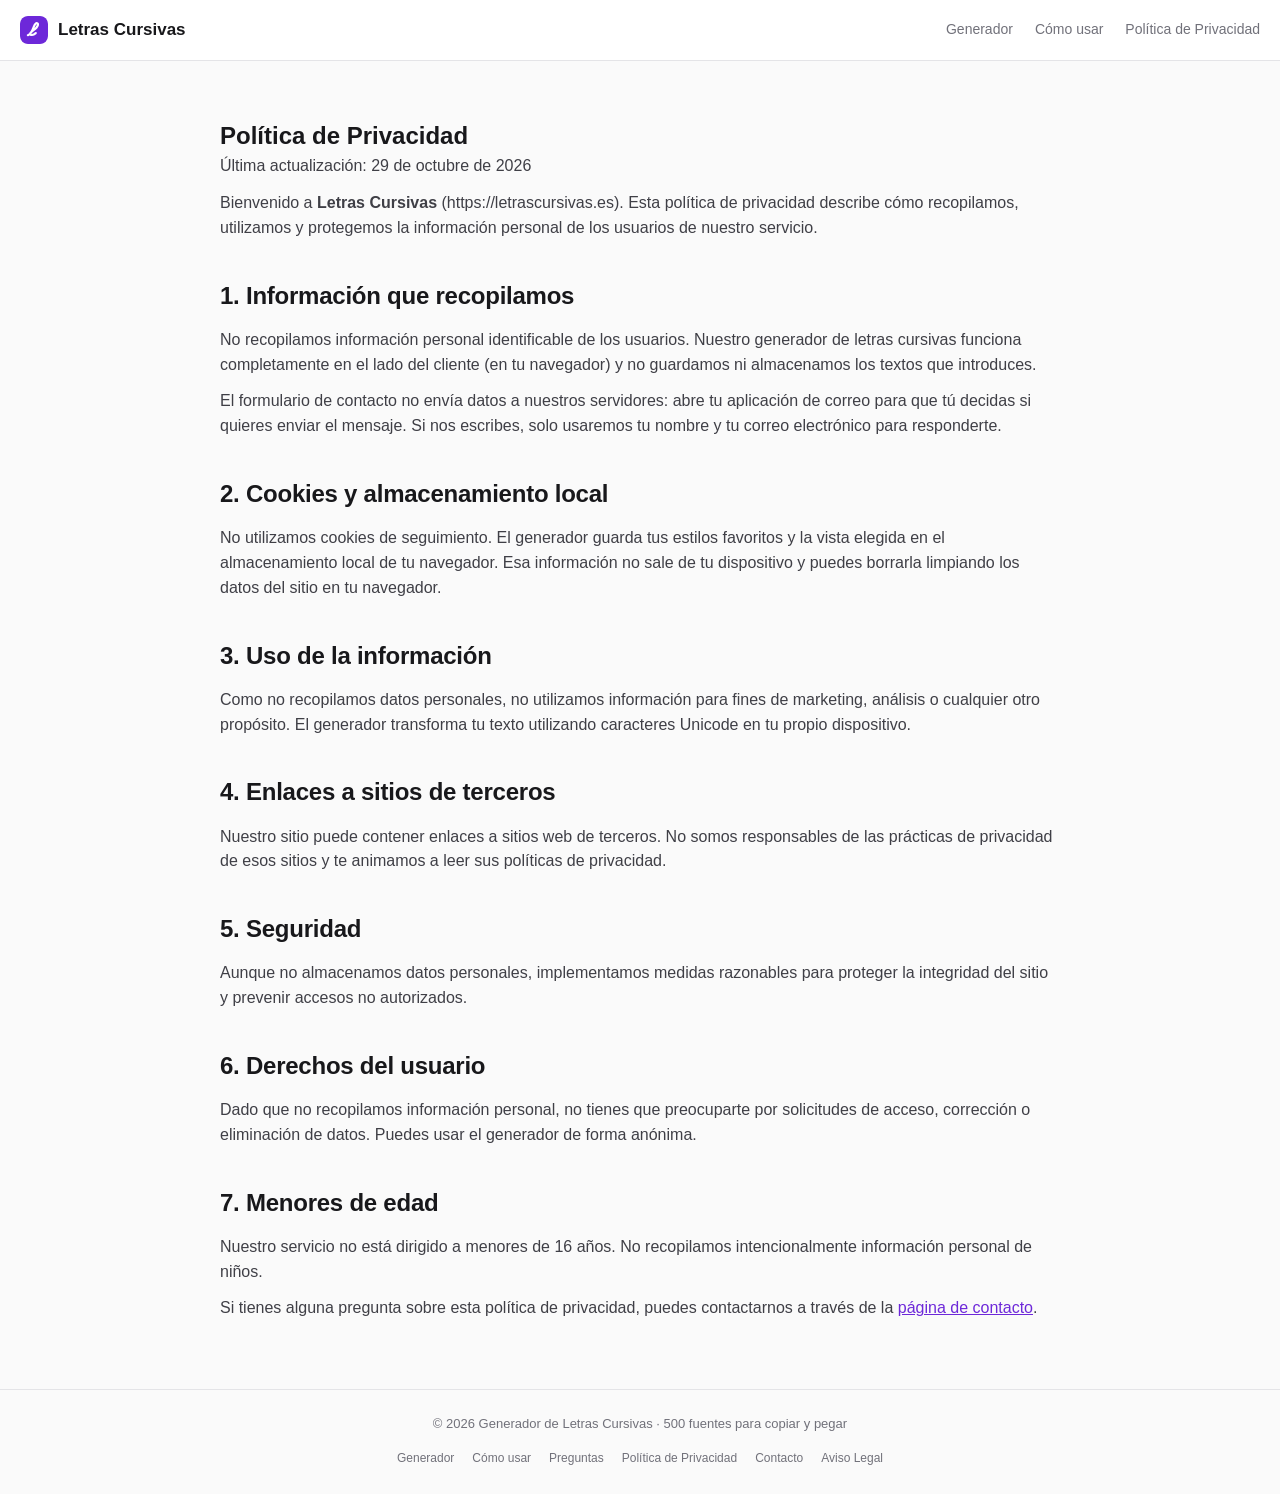
<file: privacy.html>
<!DOCTYPE html>
<html lang="es">
<head>
<meta charset="UTF-8">
<meta name="viewport" content="width=device-width, initial-scale=1.0">
<title>Política de Privacidad – Letras Cursivas</title>
<meta name="description" content="Política de privacidad del generador de letras cursivas letrascursivas.es. Información sobre recolección, uso y protección de datos.">
<meta name="theme-color" content="#6d28d9">
<link rel="canonical" href="https://letrascursivas.es/privacy.html">
<link rel="icon" href="icon.svg" type="image/svg+xml">
<link rel="icon" href="icons/icon-192.png" type="image/png" sizes="192x192">
<link rel="apple-touch-icon" href="icons/apple-touch-icon-180.png">
<link rel="manifest" href="manifest.json">
<link rel="stylesheet" href="styles.css">
<!-- JSON-LD Schema Markup -->
<script type="application/ld+json">
{
  "@context": "https://schema.org",
  "@type": "WebPage",
  "name": "Política de Privacidad - Letras Cursivas",
  "description": "Política de privacidad del generador de letras cursivas letrascursivas.es. Información sobre recolección, uso y protección de datos.",
  "url": "https://letrascursivas.es/privacy.html",
  "inLanguage": "es",
  "isPartOf": { "@id": "https://letrascursivas.es/#website" },
  "datePublished": "2026-10-24",
  "dateModified": "2026-10-29",
  "publisher": {
    "@type": "Organization",
    "name": "Letras Cursivas",
    "url": "https://letrascursivas.es/"
  }
}
</script>
<!-- /JSON-LD Schema Markup -->
</head>
<body>

<header class="topbar">
  <div class="wrap wide topbar-inner">
    <a href="/" class="brand" aria-label="Inicio"><img src="icon.svg" alt="" width="28" height="28"><span>Letras Cursivas</span></a>
    <nav class="nav">
      <a href="/">Generador</a>
      <a href="/#como-usar">Cómo usar</a>
      <a href="privacy.html">Política de Privacidad</a>
    </nav>
  </div>
</header>

<main>
  <section class="wrap content">
    <h1>Política de Privacidad</h1>

    <p>Última actualización: 29 de octubre de 2026</p>

    <p>Bienvenido a <strong>Letras Cursivas</strong> (https://letrascursivas.es). Esta política de privacidad describe cómo recopilamos, utilizamos y protegemos la información personal de los usuarios de nuestro servicio.</p>

    <h2>1. Información que recopilamos</h2>
    <p>No recopilamos información personal identificable de los usuarios. Nuestro generador de letras cursivas funciona completamente en el lado del cliente (en tu navegador) y no guardamos ni almacenamos los textos que introduces.</p>
    <p>El formulario de contacto no envía datos a nuestros servidores: abre tu aplicación de correo para que tú decidas si quieres enviar el mensaje. Si nos escribes, solo usaremos tu nombre y tu correo electrónico para responderte.</p>

    <h2>2. Cookies y almacenamiento local</h2>
    <p>No utilizamos cookies de seguimiento. El generador guarda tus estilos favoritos y la vista elegida en el almacenamiento local de tu navegador. Esa información no sale de tu dispositivo y puedes borrarla limpiando los datos del sitio en tu navegador.</p>

    <h2>3. Uso de la información</h2>
    <p>Como no recopilamos datos personales, no utilizamos información para fines de marketing, análisis o cualquier otro propósito. El generador transforma tu texto utilizando caracteres Unicode en tu propio dispositivo.</p>

    <h2>4. Enlaces a sitios de terceros</h2>
    <p>Nuestro sitio puede contener enlaces a sitios web de terceros. No somos responsables de las prácticas de privacidad de esos sitios y te animamos a leer sus políticas de privacidad.</p>

    <h2>5. Seguridad</h2>
    <p>Aunque no almacenamos datos personales, implementamos medidas razonables para proteger la integridad del sitio y prevenir accesos no autorizados.</p>

    <h2>6. Derechos del usuario</h2>
    <p>Dado que no recopilamos información personal, no tienes que preocuparte por solicitudes de acceso, corrección o eliminación de datos. Puedes usar el generador de forma anónima.</p>

    <h2>7. Menores de edad</h2>
    <p>Nuestro servicio no está dirigido a menores de 16 años. No recopilamos intencionalmente información personal de niños.</p>

    <p>Si tienes alguna pregunta sobre esta política de privacidad, puedes contactarnos a través de la <a href="contact.html">página de contacto</a>.</p>
  </section>
</main>

<footer class="footer">
  <div class="wrap">
    © <span id="year"></span> Generador de Letras Cursivas · 500 fuentes para copiar y pegar
    <div class="footer-links">
      <a href="/#generador">Generador</a>
      <a href="/#como-usar">Cómo usar</a>
      <a href="/#faq">Preguntas</a>
      <a href="privacy.html">Política de Privacidad</a>
      <a href="contact.html">Contacto</a>
      <a href="disclaimer.html">Aviso Legal</a>
    </div>
  </div>
</footer>

<div id="toast" class="toast"><i data-lucide="check"></i><span>¡Copiado!</span></div>

<script type="module" src="app.js"></script>
</body>
</html>
</file>
<file: styles.css>
:root{
  --bg:#fafafa;--card:#fff;--text:#18181b;--muted:#71717a;--border:#e4e4e7;
  --primary:#6d28d9;--primary-soft:#f3effe;--radius:14px;
}
*{box-sizing:border-box;margin:0;padding:0}
html{scroll-behavior:smooth}
body{font-family:-apple-system,BlinkMacSystemFont,"Segoe UI",Roboto,"Helvetica Neue",Arial,"Noto Sans","Segoe UI Symbol","Noto Sans Symbols","Noto Sans Math",sans-serif;background:var(--bg);color:var(--text);line-height:1.55;-webkit-font-smoothing:antialiased}
a{color:inherit;text-decoration:none}
.wrap{max-width:880px;margin:0 auto;padding:0 20px}
.wrap.wide{max-width:1280px}
svg.lucide{width:18px;height:18px;stroke-width:2}

.topbar{position:sticky;top:0;z-index:20;background:rgba(255,255,255,.9);backdrop-filter:blur(10px);border-bottom:1px solid var(--border)}
.topbar-inner{display:flex;align-items:center;justify-content:space-between;height:60px}
.brand{display:flex;align-items:center;gap:10px;font-weight:700;font-size:17px}
.brand img{border-radius:8px}
.nav{display:flex;gap:22px;font-size:14px;color:var(--muted)}
.nav a:hover{color:var(--text)}

.hero{text-align:center;padding:48px 20px 28px}
.hero h1{font-size:clamp(30px,5vw,46px);letter-spacing:-.02em;line-height:1.1;margin-bottom:14px}
.lead{color:var(--muted);font-size:17px;max-width:620px;margin:0 auto}
.lead strong{color:var(--primary)}

.composer{position:sticky;top:60px;z-index:10;background:var(--bg);padding:12px 0 10px}
.input-wrap{position:relative;background:var(--card);border:1.5px solid var(--border);border-radius:var(--radius);transition:border-color .15s}
.input-wrap:focus-within{border-color:var(--primary)}
.input-icon{position:absolute;left:16px;top:18px;color:var(--muted)}
textarea{width:100%;border:0;outline:0;background:transparent;resize:none;font:inherit;font-size:18px;padding:14px 48px 14px 46px;color:var(--text);display:block}
.icon-btn{position:absolute;right:10px;top:10px;width:34px;height:34px;border:0;border-radius:10px;background:transparent;color:var(--muted);cursor:pointer;display:grid;place-items:center}
.icon-btn:hover{background:#f4f4f5;color:var(--text)}

.toolbar{display:flex;gap:10px;margin-top:12px;align-items:center;flex-wrap:wrap}
.chips{display:flex;gap:6px;overflow-x:auto;flex:1;scrollbar-width:none}
.chips::-webkit-scrollbar{display:none}
.chip{display:inline-flex;align-items:center;gap:6px;white-space:nowrap;border:1px solid var(--border);background:var(--card);color:var(--text);padding:7px 14px;border-radius:999px;font:inherit;font-size:14px;cursor:pointer;transition:all .15s}
.chip svg.lucide{width:14px;height:14px}
.chip:hover{border-color:#c4b5fd}
.chip.active{background:var(--primary);border-color:var(--primary);color:#fff}
.search{display:flex;align-items:center;gap:8px;background:var(--card);border:1px solid var(--border);border-radius:999px;padding:0 14px;height:36px;width:200px;color:var(--muted)}
.search svg.lucide{width:16px;height:16px}
.search input{border:0;outline:0;font:inherit;font-size:14px;width:100%;background:transparent;color:var(--text)}
.meta{display:flex;justify-content:space-between;align-items:center;font-size:13px;color:var(--muted);margin-top:10px}
.meta-right{display:flex;align-items:center;gap:14px}
.view-toggle{display:flex;background:var(--card);border:1px solid var(--border);border-radius:10px;padding:2px}
.vt{width:32px;height:28px;border:0;background:transparent;border-radius:8px;color:var(--muted);cursor:pointer;display:grid;place-items:center}
.vt svg.lucide{width:16px;height:16px}
.vt:hover{color:var(--text)}
.vt.active{background:var(--primary-soft);color:var(--primary)}
.hint{display:flex;align-items:center;gap:6px}
.hint svg.lucide{width:14px;height:14px}

.list{display:flex;flex-direction:column;gap:8px;margin-top:4px}
.row{display:flex;align-items:center;gap:12px;background:var(--card);border:1px solid var(--border);border-radius:var(--radius);padding:12px 12px 12px 16px;cursor:pointer;transition:border-color .15s,background .15s}
.row:hover{border-color:#c4b5fd}
.row.copied{border-color:var(--primary);background:var(--primary-soft)}
.row-body{flex:1;min-width:0}
.row-label{font-size:11px;font-weight:600;text-transform:uppercase;letter-spacing:.06em;color:var(--muted);margin-bottom:2px}
.row-text{font-size:20px;word-break:break-word;line-height:1.4}
.row-actions{display:flex;gap:4px;flex-shrink:0}
.act{width:36px;height:36px;border-radius:10px;border:1px solid transparent;background:transparent;color:var(--muted);cursor:pointer;display:grid;place-items:center}
.act:hover{background:#f4f4f5;color:var(--text)}
.act.copy{background:var(--primary-soft);color:var(--primary)}
.act.copy:hover{background:var(--primary);color:#fff}
.act.fav.on{color:#e11d48}
.act.fav.on svg{fill:#e11d48}

/* Grid mode */
.list.grid{display:grid;grid-template-columns:repeat(auto-fill,minmax(280px,1fr));gap:12px}
.list.grid .row{position:relative;flex-direction:column;align-items:stretch;gap:0;padding:14px 16px 12px;min-height:150px;min-width:0}
.list.grid .row-body{display:flex;flex-direction:column;flex:1}
.list.grid .row-label{padding-right:40px;white-space:nowrap;overflow:hidden;text-overflow:ellipsis;margin-bottom:10px}
.list.grid .row-text{flex:1;display:flex;align-items:center;font-size:22px;line-height:1.35;padding:6px 0 12px;overflow-wrap:anywhere}
.list.grid .row-actions{display:contents}
.list.grid .act.fav{position:absolute;top:8px;right:8px;width:32px;height:32px}
.list.grid .act.copy{width:100%;height:36px;border-radius:10px;display:flex;align-items:center;justify-content:center;gap:8px;font:inherit;font-size:14px;font-weight:600;border-top:0}
.list.grid .act.copy svg.lucide{width:16px;height:16px}
.act.copy .copy-label{display:none}
.list.grid .act.copy .copy-label{display:inline}
.list.grid .row.copied .act.copy{background:var(--primary);color:#fff}

.noscript{background:var(--primary-soft);border:1px solid #ddd6fe;border-radius:var(--radius);padding:14px 16px;color:#4c1d95;font-size:14px;margin:8px 0}
.empty{text-align:center;padding:48px 0;color:var(--muted)}
.empty svg.lucide{width:32px;height:32px;margin-bottom:8px}
.hidden{display:none}
.sentinel{height:1px}

.content{padding-top:56px;padding-bottom:56px}
.content h2{font-size:24px;letter-spacing:-.01em;margin:36px 0 14px}
.content h2:first-child{margin-top:0}
.content p{color:#3f3f46;margin-bottom:12px}
.content h3{font-size:18px;letter-spacing:-.01em;margin:22px 0 8px}
.content ul{margin:0 0 16px 22px}
.content li{color:#3f3f46;margin-bottom:8px}
.content a{color:var(--primary);text-decoration:underline}
.steps{display:grid;grid-template-columns:repeat(3,1fr);gap:12px}
.step{background:var(--card);border:1px solid var(--border);border-radius:var(--radius);padding:20px}
.step .num{display:inline-grid;place-items:center;width:28px;height:28px;border-radius:8px;background:var(--primary-soft);color:var(--primary);font-weight:700;font-size:14px;margin-bottom:10px}
.step h3{font-size:16px;margin-bottom:4px}
.step p{font-size:14px;color:var(--muted);margin:0}
details{background:var(--card);border:1px solid var(--border);border-radius:var(--radius);padding:14px 18px;margin-bottom:8px}
summary{cursor:pointer;font-weight:600;list-style:none;display:flex;justify-content:space-between}
summary::after{content:"+";color:var(--muted);font-weight:400;font-size:20px;line-height:1}
details[open] summary::after{content:"−"}
details p{margin:10px 0 0;font-size:15px}

.footer{border-top:1px solid var(--border);padding:24px 0;font-size:13px;color:var(--muted);text-align:center}
.footer-links{display:flex;flex-wrap:wrap;justify-content:center;gap:4px 14px;margin-top:12px;font-size:12px}
.footer-links a{display:inline-flex;align-items:center;min-height:24px;padding:2px;color:var(--muted);transition:color .15s}
.footer-links a:hover{color:var(--primary)}

.contact-form{background:var(--card);border:1px solid var(--border);border-radius:var(--radius);padding:22px;margin:8px 0 20px}
.form-group{margin-bottom:14px}
.form-group label{display:block;font-size:14px;font-weight:600;margin-bottom:6px}
.form-group input,.form-group textarea{width:100%;border:1px solid var(--border);border-radius:10px;padding:10px 12px;font:inherit;font-size:15px;background:var(--bg);color:var(--text)}
.form-group input:focus,.form-group textarea:focus{outline:2px solid var(--primary-soft);border-color:var(--primary)}
.btn-primary{border:0;border-radius:10px;background:var(--primary);color:#fff;font:inherit;font-weight:600;padding:11px 18px;cursor:pointer}
.btn-primary:hover{background:#5b21b6}

.toast{position:fixed;left:50%;bottom:28px;transform:translate(-50%,20px);opacity:0;pointer-events:none;background:#18181b;color:#fff;padding:10px 18px;border-radius:999px;font-size:14px;display:flex;align-items:center;gap:8px;transition:all .2s;z-index:50}
.toast.show{opacity:1;transform:translate(-50%,0)}
.toast svg.lucide{width:16px;height:16px;color:#a3e635}

@media (max-width:640px){
  .nav{display:none}
  .hero{padding:32px 20px 16px}
  .search{width:100%}
  .steps{grid-template-columns:1fr}
  .row-text{font-size:18px}
  .hint{display:none}
  .list.grid{grid-template-columns:repeat(2,minmax(0,1fr));gap:8px}
  .list.grid .row{min-height:130px;padding:12px 12px 10px}
  .list.grid .row-text{font-size:17px}
}
@media (max-width:420px){
  .list.grid{grid-template-columns:minmax(0,1fr)}
}
</file>
